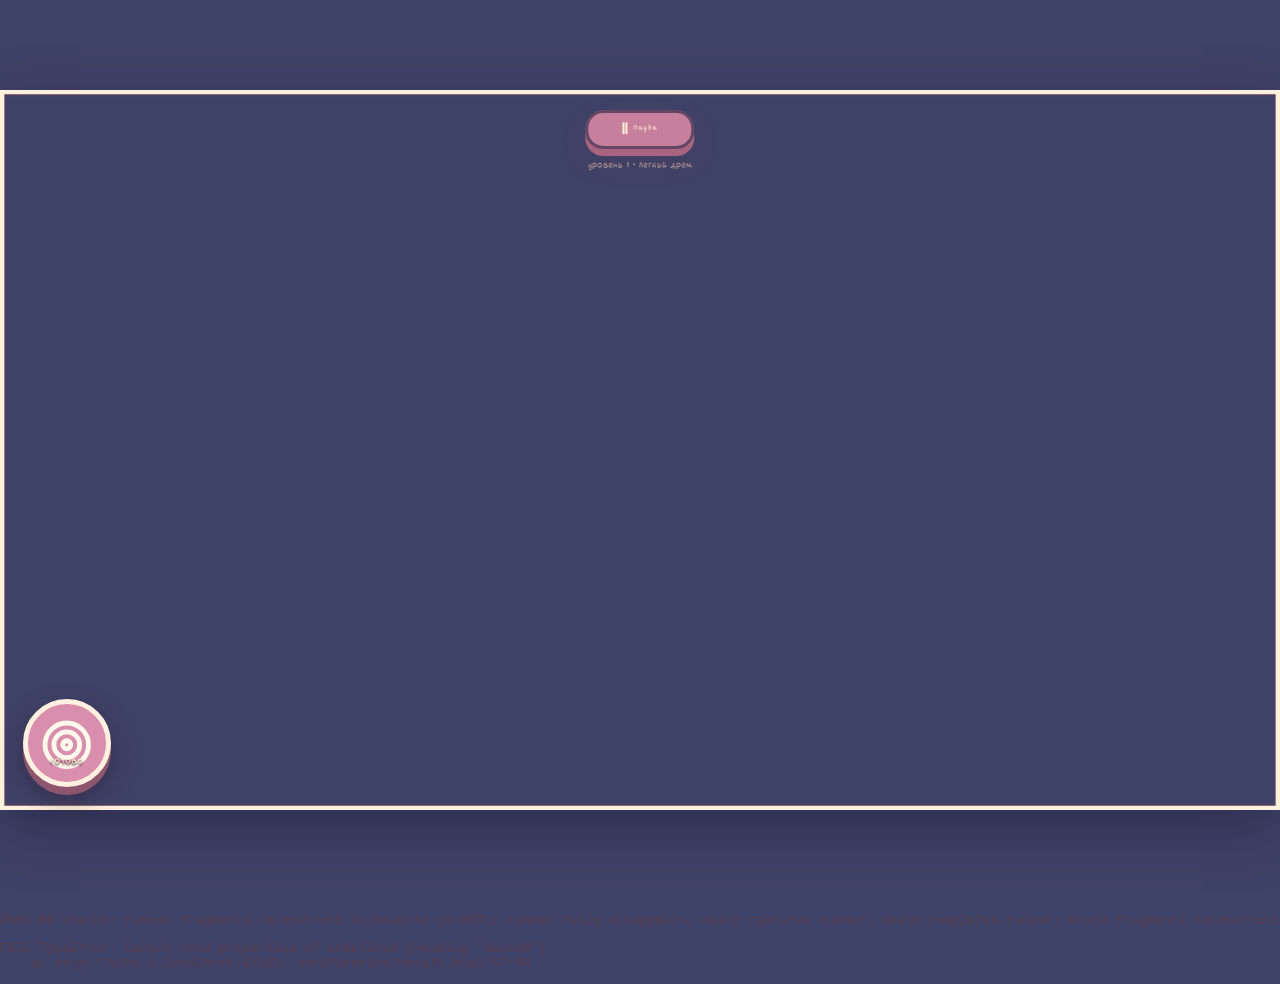
<file: .verification/result.html>
<!DOCTYPE html>
<html lang="ru"><head><base href="../">
    <meta charset="utf-8">
    <meta name="viewport" content="width=device-width, initial-scale=1">
    <title>Portal Guard</title>
    <link rel="stylesheet" href="css/style.css">
    <!-- Классические скрипты выбраны, чтобы проект работал прямо через file://. -->
    <script defer="" src="js/app.js"></script>
    <script defer="" src="js/config/gameConfig.js"></script>
    <script defer="" src="js/utils/EventBus.js"></script>
    <script defer="" src="js/utils/MathUtils.js"></script>
    <script defer="" src="js/audio/AudioManager.js"></script>
    <script defer="" src="js/animation/easing.js"></script>
    <script defer="" src="js/animation/Tween.js"></script>
    <script defer="" src="js/animation/AnimationController.js"></script>
    <script defer="" src="js/animation/AnimationStateMachine.js"></script>
    <script defer="" src="js/animation/characters/PlayerAnimations.js"></script>
    <script defer="" src="js/animation/characters/GhostAnimations.js"></script>
    <script defer="" src="js/animation/characters/BigGhostAnimations.js"></script>
    <script defer="" src="js/core/InputManager.js"></script>
    <script defer="" src="js/core/SceneManager.js"></script>
    <script defer="" src="js/core/LevelManager.js"></script>
    <script defer="" src="js/core/ProgressManager.js"></script>
    <script defer="" src="js/core/Game.js"></script>
    <script defer="" src="js/entities/Entity.js"></script>
    <script defer="" src="js/entities/Player.js"></script>
    <script defer="" src="js/entities/Enemy.js"></script>
    <script defer="" src="js/entities/Portal.js"></script>
    <script defer="" src="js/renderers/PlayerRenderer.js"></script>
    <script defer="" src="js/renderers/effects/DeathDissolveRenderer.js"></script>
    <script defer="" src="js/renderers/characters/GhostVisual.js"></script>
    <script defer="" src="js/renderers/characters/BigGhostVisual.js"></script>
    <script defer="" src="js/renderers/EnemyRenderer.js"></script>
    <script defer="" src="js/renderers/PortalRenderer.js"></script>
    <script defer="" src="js/renderers/DreamBackgroundRenderer.js"></script>
    <script defer="" src="js/renderers/TerrainRenderer.js"></script>
    <script defer="" src="js/renderers/MushroomDecorRenderer.js"></script>
    <script defer="" src="js/systems/CollisionSystem.js"></script>
    <script defer="" src="js/systems/SpawnSystem.js"></script>
    <script defer="" src="js/systems/CombatSystem.js"></script>
    <script defer="" src="js/systems/ParticleSystem.js"></script>
    <script defer="" src="js/ui/HUD.js"></script>
    <script defer="" src="js/levels/level1.js"></script>
    <script defer="" src="js/levels/level2.js"></script>
    <script defer="" src="js/scenes/MainMenuScene.js"></script>
    <script defer="" src="js/scenes/LevelSelectScene.js"></script>
    <script defer="" src="js/scenes/GameScene.js"></script>
    
  </head>
  <body><main id="app"><canvas width="1920" height="1080"></canvas></main>
<script>
window.addEventListener('load', async () => {
 try {
 const game = new GameApp.core.Game(document.querySelector('#app'));
 game.sceneManager.change(GameApp.scenes.GameScene, 'level1');
 const scene = game.sceneManager.current;
 await Promise.all([scene.background.asset.decode(),scene.mushroomDecor.image.decode()]);
 scene.background.time = 2; scene.terrain.time = 2;
 scene.draw(game.ctx);
 const ctx = game.ctx;
 ctx.fillStyle = 'rgba(27,27,49,0.88)'; ctx.fillRect(380, 70, 960, 225);
 ctx.font = '22px system-ui'; ctx.fillStyle = '#fff5dd'; ctx.fillText('Распад силуэта: 0% → 20% → 45% → 70% → 100%', 410, 105);
 for (const [i,p] of [0,.2,.45,.7,1].entries()) {
   const ghost = new GameApp.entities.Enemy(i % 2 ? 'brute' : 'runner', {x: 430+i*180, y: 155, scale: 2});
   ghost.animation.time = 2;
   ghost.deathPose = {scaleX: 1.03, scaleY: .97, rotation: .03};
   const visual = i % 2 ? GameApp.renderers.characters.BigGhostVisual : GameApp.renderers.characters.GhostVisual;
   GameApp.renderers.effects.DeathDissolveRenderer.drawShattered(ctx,ghost,p,visual);
 }
 const assertions = [];
 function check(v,msg) { if(!v) throw Error(msg); assertions.push(msg); }
 for(const kind of ['runner','brute']) {
   const enemy = new GameApp.entities.Enemy(kind,{x: 100,y: 100,scale: 2});
   const visual = kind === 'brute' ? GameApp.renderers.characters.BigGhostVisual : GameApp.renderers.characters.GhostVisual;
   enemy.animation.time = 2; enemy.deathPose = {};
   const a = document.createElement('canvas'); a.width=300;a.height=300;
   const b = a.cloneNode();
   visual.draw(a.getContext('2d'),enemy,{});
   GameApp.renderers.effects.DeathDissolveRenderer.drawShattered(b.getContext('2d'),enemy,0,visual);
   const pa=a.getContext('2d').getImageData(0,0,300,300).data;
   const pb=b.getContext('2d').getImageData(0,0,300,300).data;
   let difference=0,total=0;
   for(let j=3;j<pa.length;j+=4){difference+=Math.abs(pa[j]-pb[j]);total+=pa[j];}
   check(difference/total<.06,kind+' fragments reconstruct silhouette ('+(difference/total).toFixed(3)+')');
   b.getContext('2d').clearRect(0,0,300,300);
   GameApp.renderers.effects.DeathDissolveRenderer.drawShattered(b.getContext('2d'),enemy,1,visual);
   check(!b.getContext('2d').getImageData(0,0,300,300).data.some(v=>v),kind+' fully disappears');
   enemy.animation.update(.3); enemy.animation.getPose(enemy); enemy.die();
   check(enemy.deathPose && !enemy.alive,'death captures '+kind);
   for(let i=0;i<60;i++) enemy.update(1/60,scene.portal,scene.player,scene.collision);
   check(!enemy.active,'death completes '+kind);
 }
 for (const state of ['move','attack','hurt','idle','death']) {
   scene.player.animation.setState(state);
   for(let i=0;i<15;i++){scene.player.animation.update(1/60);check(Object.values(scene.player.animation.getPose(scene.player)).every(Number.isFinite),'finite '+state);}
 }
 const scratch = document.createElement('canvas');scratch.width=1920;scratch.height=1080;
 scene.player.health = 100000; scene.portal.health = 100000;
 for(let i=0;i<1200;i++) { scene.update(1/60); if(i%20===0) scene.draw(scratch.getContext('2d')); }
 check(scene.enemies.every(e=>Number.isFinite(e.position.x)&&Number.isFinite(e.position.y)), '20 seconds of combat and rendering');
 scene.player.health=0;scene.player.updateDeathAnimation(.1);scene.player.draw(scratch.getContext('2d'),GameApp.renderers.PlayerRenderer);
 check(!!scene.player.deathArtwork,'player death snapshot');
 const result=document.createElement('pre'); result.id='verification'; result.textContent='PASS '+assertions.length+' checks: '+assertions.slice(0,8).join('; ');document.body.append(result);
 } catch(e){document.body.innerHTML += '<pre id="verification">FAIL '+e.stack+'</pre>';}
});
</script>

<pre id="verification">PASS 85 checks: runner fragments reconstruct silhouette (0.000); runner fully disappears; death captures runner; death completes runner; brute fragments reconstruct silhouette (0.000); brute fully disappears; death captures brute; death completes brute</pre></body></html>
</file>
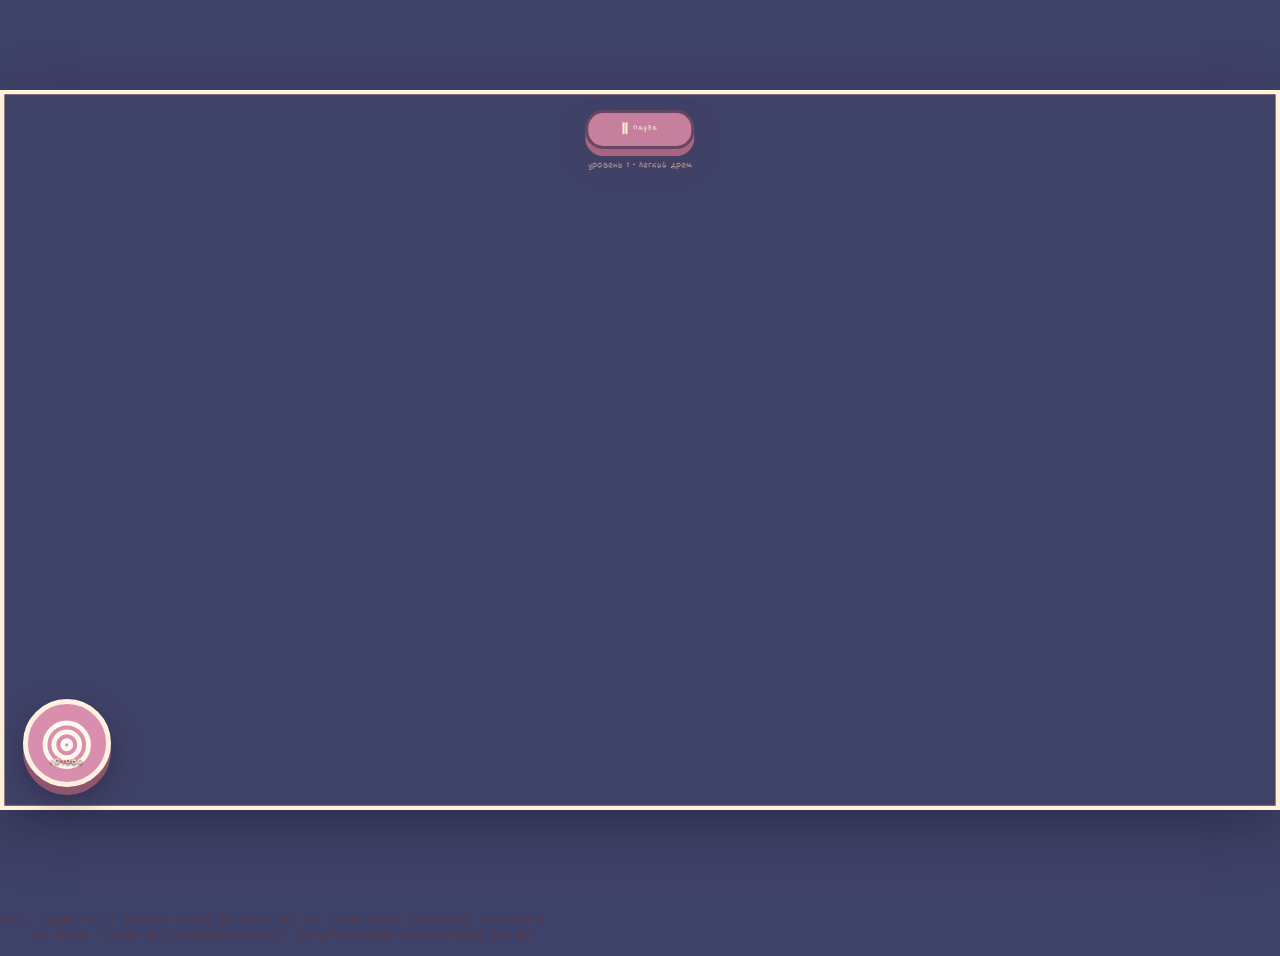
<file: .verification/review.html>
<!doctype html>
<html lang="ru">
  <head><base href="../">
    <meta charset="utf-8">
    <meta name="viewport" content="width=device-width, initial-scale=1">
    <title>Portal Guard</title>
    <link rel="stylesheet" href="css/style.css">
    <!-- Классические скрипты выбраны, чтобы проект работал прямо через file://. -->
    <script defer src="js/app.js"></script>
    <script defer src="js/config/gameConfig.js"></script>
    <script defer src="js/utils/EventBus.js"></script>
    <script defer src="js/utils/MathUtils.js"></script>
    <script defer src="js/audio/AudioManager.js"></script>
    <script defer src="js/animation/easing.js"></script>
    <script defer src="js/animation/Tween.js"></script>
    <script defer src="js/animation/AnimationController.js"></script>
    <script defer src="js/animation/AnimationStateMachine.js"></script>
    <script defer src="js/animation/characters/PlayerAnimations.js"></script>
    <script defer src="js/animation/characters/GhostAnimations.js"></script>
    <script defer src="js/animation/characters/BigGhostAnimations.js"></script>
    <script defer src="js/core/InputManager.js"></script>
    <script defer src="js/core/SceneManager.js"></script>
    <script defer src="js/core/LevelManager.js"></script>
    <script defer src="js/core/ProgressManager.js"></script>
    <script defer src="js/core/Game.js"></script>
    <script defer src="js/entities/Entity.js"></script>
    <script defer src="js/entities/Player.js"></script>
    <script defer src="js/entities/Enemy.js"></script>
    <script defer src="js/entities/Portal.js"></script>
    <script defer src="js/renderers/PlayerRenderer.js"></script>
    <script defer src="js/renderers/effects/DeathDissolveRenderer.js"></script>
    <script defer src="js/renderers/characters/GhostVisual.js"></script>
    <script defer src="js/renderers/characters/BigGhostVisual.js"></script>
    <script defer src="js/renderers/EnemyRenderer.js"></script>
    <script defer src="js/renderers/PortalRenderer.js"></script>
    <script defer src="js/renderers/DreamBackgroundRenderer.js"></script>
    <script defer src="js/renderers/TerrainRenderer.js"></script>
    <script defer src="js/renderers/MushroomDecorRenderer.js"></script>
    <script defer src="js/systems/CollisionSystem.js"></script>
    <script defer src="js/systems/SpawnSystem.js"></script>
    <script defer src="js/systems/CombatSystem.js"></script>
    <script defer src="js/systems/ParticleSystem.js"></script>
    <script defer src="js/ui/HUD.js"></script>
    <script defer src="js/levels/level1.js"></script>
    <script defer src="js/levels/level2.js"></script>
    <script defer src="js/scenes/MainMenuScene.js"></script>
    <script defer src="js/scenes/LevelSelectScene.js"></script>
    <script defer src="js/scenes/GameScene.js"></script>
    
  </head>
  <body><main id="app"></main>
<script>
window.addEventListener('load', async () => {
 try {
 const game = new GameApp.core.Game(document.querySelector('#app'));
 game.sceneManager.change(GameApp.scenes.GameScene, 'level1');
 const scene = game.sceneManager.current;
 await Promise.all([scene.background.asset.decode(),scene.mushroomDecor.image.decode()]);
 scene.background.time = 2; scene.terrain.time = 2;
 scene.draw(game.ctx);
 const ctx = game.ctx;
 ctx.fillStyle = 'rgba(27,27,49,0.88)'; ctx.fillRect(380, 70, 960, 225);
 ctx.font = '22px system-ui'; ctx.fillStyle = '#fff5dd'; ctx.fillText('Распад силуэта: 0% → 20% → 45% → 70% → 100%', 410, 105);
 for (const [i,p] of [0,.2,.45,.7,1].entries()) {
   const ghost = new GameApp.entities.Enemy(i % 2 ? 'brute' : 'runner', {x: 430+i*180, y: 155, scale: 2});
   ghost.animation.time = 2;
   ghost.deathPose = {scaleX: 1.03, scaleY: .97, rotation: .03};
   const visual = i % 2 ? GameApp.renderers.characters.BigGhostVisual : GameApp.renderers.characters.GhostVisual;
   GameApp.renderers.effects.DeathDissolveRenderer.drawShattered(ctx,ghost,p,visual);
 }
 const assertions = [];
 function check(v,msg) { if(!v) throw Error(msg); assertions.push(msg); }
 for(const kind of ['runner','brute']) {
   const enemy = new GameApp.entities.Enemy(kind,{x: 100,y: 100,scale: 2});
   const visual = kind === 'brute' ? GameApp.renderers.characters.BigGhostVisual : GameApp.renderers.characters.GhostVisual;
   enemy.animation.time = 2; enemy.deathPose = {};
   const a = document.createElement('canvas'); a.width=300;a.height=300;
   const b = a.cloneNode();
   visual.draw(a.getContext('2d'),enemy,{});
   GameApp.renderers.effects.DeathDissolveRenderer.drawShattered(b.getContext('2d'),enemy,0,visual);
   const pa=a.getContext('2d').getImageData(0,0,300,300).data;
   const pb=b.getContext('2d').getImageData(0,0,300,300).data;
   let difference=0,total=0;
   for(let j=3;j<pa.length;j+=4){difference+=Math.abs(pa[j]-pb[j]);total+=pa[j];}
   check(difference/total<.06,kind+' fragments reconstruct silhouette ('+(difference/total).toFixed(3)+')');
   b.getContext('2d').clearRect(0,0,300,300);
   GameApp.renderers.effects.DeathDissolveRenderer.drawShattered(b.getContext('2d'),enemy,1,visual);
   check(!b.getContext('2d').getImageData(0,0,300,300).data.some(v=>v),kind+' fully disappears');
   enemy.animation.update(.3); enemy.animation.getPose(enemy); enemy.die();
   check(enemy.deathPose && !enemy.alive,'death captures '+kind);
   for(let i=0;i<60;i++) enemy.update(1/60,scene.portal,scene.player,scene.collision);
   check(!enemy.active,'death completes '+kind);
 }
 for (const state of ['move','attack','hurt','idle','death']) {
   scene.player.animation.setState(state);
   for(let i=0;i<15;i++){scene.player.animation.update(1/60);check(Object.values(scene.player.animation.getPose(scene.player)).every(Number.isFinite),'finite '+state);}
 }
 const scratch = document.createElement('canvas');scratch.width=1920;scratch.height=1080;
 scene.player.health = 100000; scene.portal.health = 100000;
 for(let i=0;i<1200;i++) { scene.update(1/60); if(i%20===0) scene.draw(scratch.getContext('2d')); }
 check(scene.enemies.every(e=>Number.isFinite(e.position.x)&&Number.isFinite(e.position.y)), '20 seconds of combat and rendering');
 scene.player.health=0;scene.player.updateDeathAnimation(.1);scene.player.draw(scratch.getContext('2d'),GameApp.renderers.PlayerRenderer);
 check(!!scene.player.deathArtwork,'player death snapshot');
 const result=document.createElement('pre'); result.id='verification'; result.textContent='PASS '+assertions.length+' checks: '+assertions.slice(0,8).join('; ');document.body.append(result);
 } catch(e){document.body.innerHTML += '<pre id="verification">FAIL '+e.stack+'</pre>';}
});
</script></body>
</html>
</file>
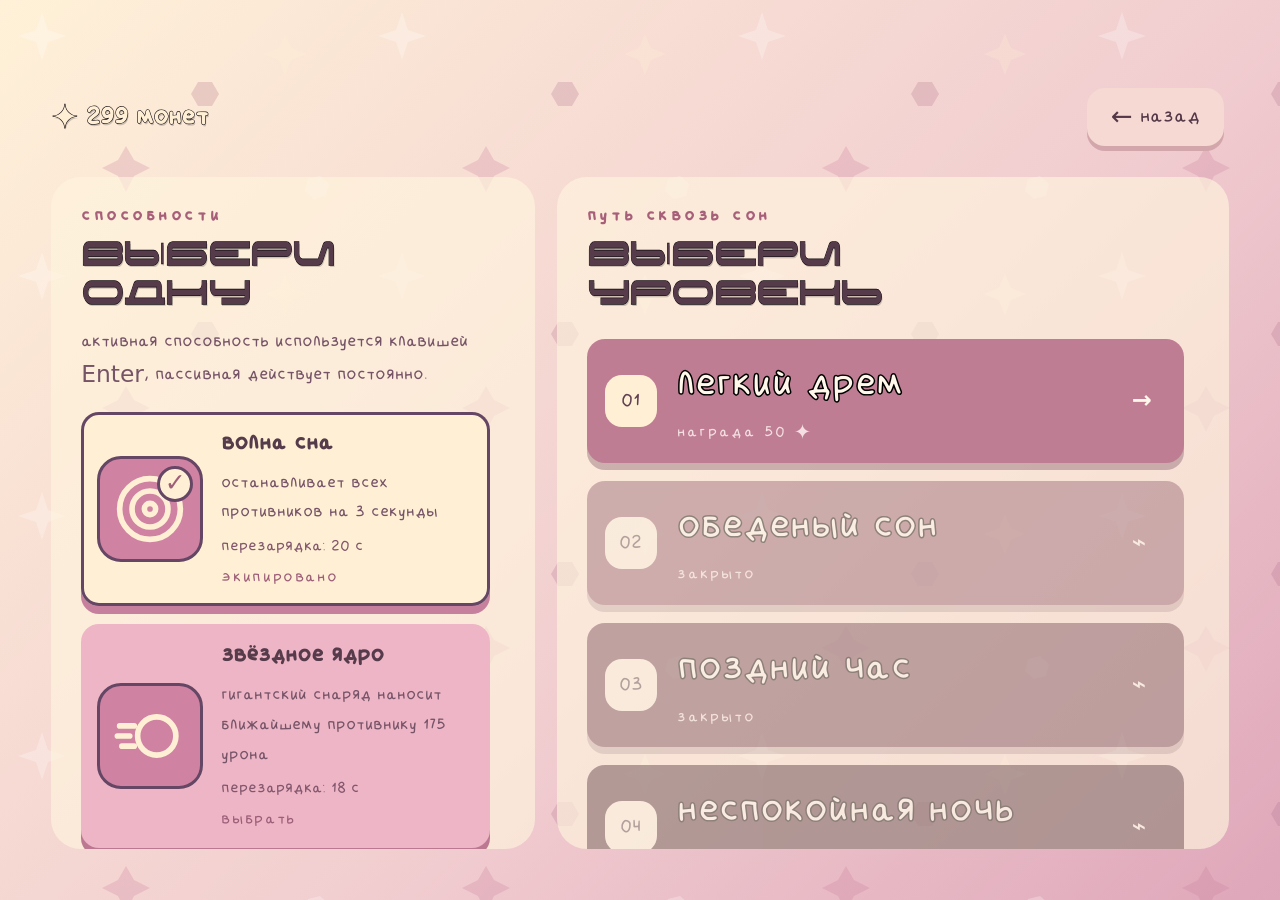
<file: .verification/style-review.html>
<!doctype html><html lang="ru"><head><base href="../"><meta charset="utf-8"><link rel="stylesheet" href="css/style.css"><script defer src="js/app.js"></script><script defer src="js/config/gameConfig.js"></script><script defer src="js/utils/EventBus.js"></script><script defer src="js/utils/MathUtils.js"></script><script defer src="js/audio/AudioManager.js"></script><script defer src="js/animation/easing.js"></script><script defer src="js/animation/Tween.js"></script><script defer src="js/animation/AnimationController.js"></script><script defer src="js/animation/AnimationStateMachine.js"></script><script defer src="js/animation/characters/PlayerAnimations.js"></script><script defer src="js/animation/characters/GhostAnimations.js"></script><script defer src="js/animation/characters/BigGhostAnimations.js"></script><script defer src="js/core/InputManager.js"></script><script defer src="js/core/SceneManager.js"></script><script defer src="js/core/LevelManager.js"></script><script defer src="js/core/ProgressManager.js"></script><script defer src="js/core/Game.js"></script><script defer src="js/entities/Entity.js"></script><script defer src="js/entities/Player.js"></script><script defer src="js/entities/Enemy.js"></script><script defer src="js/entities/Portal.js"></script><script defer src="js/renderers/PlayerRenderer.js"></script><script defer src="js/renderers/effects/DeathDissolveRenderer.js"></script><script defer src="js/renderers/characters/GhostVisual.js"></script><script defer src="js/renderers/characters/BigGhostVisual.js"></script><script defer src="js/renderers/EnemyRenderer.js"></script><script defer src="js/renderers/PortalRenderer.js"></script><script defer src="js/renderers/DreamBackgroundRenderer.js"></script><script defer src="js/renderers/TerrainRenderer.js"></script><script defer src="js/renderers/MushroomDecorRenderer.js"></script><script defer src="js/systems/CollisionSystem.js"></script><script defer src="js/systems/SpawnSystem.js"></script><script defer src="js/systems/CombatSystem.js"></script><script defer src="js/systems/ParticleSystem.js"></script><script defer src="js/ui/HUD.js"></script><script defer src="js/scenes/MainMenuScene.js"></script><script defer src="js/scenes/AlmanacScene.js"></script><script defer src="js/scenes/SettingsScene.js"></script><script defer src="js/scenes/LevelSelectScene.js"></script><script defer src="js/scenes/GameScene.js"></script><script defer src="js/levels/level1.js"></script><script defer src="js/levels/level2.js"></script><script defer src="js/levels/level3.js"></script><script defer src="js/levels/level4.js"></script><script defer src="js/levels/level5.js"></script><script>
window.addEventListener('load', async () => {
 const results=[]; const check=(ok,label)=>{ if(!ok) throw Error(label); results.push(label); };
 try {
  await document.fonts.ready;
  const howToScript=document.createElement('script');howToScript.src='js/scenes/HowToPlayScene.js';
  await new Promise((resolve,reject)=>{howToScript.onload=resolve;howToScript.onerror=reject;document.head.append(howToScript);});
  const game = new GameApp.core.Game(document.querySelector('#app'));
  game.audio.playMusic=()=>{};
  game.audio.playSound=()=>{};
  game.progress.complete=()=>0;
  game.progress.data={...game.progress.defaults(),coins:300};
  game.sceneManager.change(GameApp.scenes.MainMenuScene);
  check(!!game.root.querySelector('#how-to-play'),'main menu has how-to-play button');
  game.root.querySelector('#how-to-play').click();
  check(game.sceneManager.current instanceof GameApp.scenes.HowToPlayScene&&game.root.querySelector('#how-to-content').textContent===GameApp.config.game.help.text,'how-to-play scene reads text from config');
  check(game.sceneManager.current.enemy.kind==='brute'&&game.root.querySelector('.menu-brute-canvas')?.width===430&&Math.abs(game.sceneManager.current.enemy.width-GameApp.config.game.enemies.splitter.width*7)<.01,'brute decor matches main-menu splitter size');
  check(game.root.querySelector('.menu-brute-canvas').getContext('2d').getImageData(0,0,430,460).data.some(v=>v),'brute decor is painted on help page');
  if(innerWidth>760)check(game.root.querySelector('.menu-brute').getBoundingClientRect().left>=game.root.querySelector('.how-to-content').getBoundingClientRect().right,'brute decor is to the right of help text');
  game.root.querySelector('#back').click();
  check(game.sceneManager.current instanceof GameApp.scenes.MainMenuScene,'how-to-play back button returns to main menu');
  const menuBacks=[];
  for(const Scene of [GameApp.scenes.AlmanacScene,GameApp.scenes.SettingsScene,GameApp.scenes.HowToPlayScene,GameApp.scenes.LevelSelectScene]) {
    game.sceneManager.change(Scene);
    const back=game.root.querySelector('#back'),panel=game.root.querySelector('.panel'),style=getComputedStyle(back);
    menuBacks.push({top:back.offsetTop,right:panel.clientWidth-back.offsetLeft-back.offsetWidth,color:style.backgroundColor,shadow:style.boxShadow,font:style.fontSize,padding:style.padding});
    check(!!back&&back.closest('.almanac-head'),'back button uses shared top header');
  }
  check(menuBacks.every(button=>button.color===menuBacks[0].color&&button.shadow===menuBacks[0].shadow&&button.font===menuBacks[0].font&&button.padding===menuBacks[0].padding),'all menu back buttons share almanac styling');
  check(Math.max(...menuBacks.map(button=>button.top))-Math.min(...menuBacks.map(button=>button.top))<3&&Math.max(...menuBacks.map(button=>button.right))-Math.min(...menuBacks.map(button=>button.right))<3,'all menu back buttons share top-right position '+JSON.stringify(menuBacks));
  game.sceneManager.change(GameApp.scenes.LevelSelectScene);
  check(game.root.querySelector('.hub-top').firstElementChild.classList.contains('coins'),'coins are on the left of level selection');
  check(Number.parseFloat(getComputedStyle(game.root.querySelector('.coins')).fontSize)>30,'coin counter is larger');
  check(game.root.querySelector('.upgrade-area').getBoundingClientRect().top>game.root.querySelector('.hub-top #back').getBoundingClientRect().bottom,'raised hub panels stay below back button');
  check(getComputedStyle(game.root.querySelector('.upgrade-area')).overflowY==='scroll'&&getComputedStyle(game.root.querySelector('.levels-area')).overflowY==='scroll','both hub columns have permanent native scrollbars');
  check(Number.parseFloat(getComputedStyle(game.root.querySelector('.ability-help')).fontSize)>18,'menu body text scale applies');
  const giantPrice=GameApp.config.game.abilities.giantShot.price;
  check(game.root.querySelector('[data-ability="giantShot"] .ability-locked')?.textContent.includes(String(giantPrice)),'locked ability shows configured price');
  check(game.progress.buyAbility('giantShot',giantPrice),'giant ability purchase');
  check(game.progress.data.coins===300-giantPrice&&game.progress.ownsAbility('giantShot'),'purchase uses configured coin price');
  check(game.progress.data.equippedAbility==='giantShot','purchased ability equips');
  check(game.progress.equipAbility('portalWave')&&game.progress.data.equippedAbility==='portalWave','only selected ability equips');
  game.sceneManager.change(GameApp.scenes.LevelSelectScene);
  check(game.root.querySelectorAll('.ability-card').length===7,'ability cards render');
  check(game.root.querySelector('[data-ability="strongSpirit"] .ability-locked')?.textContent.includes(String(GameApp.config.game.abilities.strongSpirit.price)),'strong spirit shows configured price');
  check(game.root.querySelector('[data-ability="nightSpeed"] .ability-cooldown').textContent.includes('12 с')&&game.root.querySelector('[data-ability="multiShot"] .ability-cooldown').textContent.includes('20 с'),'ability cooldown labels come from config');
  check(game.root.querySelector('[data-ability="strongMasonry"] .ability-cooldown').textContent.includes('без перезарядки'),'passive ability has no cooldown label');
  const hubTrack=getComputedStyle(game.root.querySelector('.upgrade-area'),'::-webkit-scrollbar-track');
  check(hubTrack.backgroundColor==='rgb(255, 248, 241)'&&hubTrack.borderRadius==='999px'&&getComputedStyle(game.root.querySelector('.upgrade-area'),'::-webkit-scrollbar-thumb').backgroundColor==='rgb(212, 143, 172)','hub scrollbars have rounded white tracks and pink thumbs');
  check(game.root.querySelector('[data-ability="strongMasonry"] svg').querySelectorAll('path').length===2,'masonry icon is a shield');
  check(game.root.querySelector('[data-ability="portalWave"] svg').querySelectorAll('circle').length===3,'wave icon uses circular ripples');
  check(game.root.querySelector('[data-ability="giantShot"] svg').querySelectorAll('path').length===1,'giant shot icon has motion streaks');
  check(game.root.querySelector('[data-ability="fullHeal"] svg').querySelectorAll('path').length===1,'heal icon is a single heart');
  check(game.root.querySelectorAll('.ability-equipped').length===1,'one equipped checkmark');
  const stablePanel=game.root.querySelector('.panel');game.root.querySelector('[data-ability="giantShot"]').click();
  check(game.root.querySelector('.panel')===stablePanel&&game.progress.data.equippedAbility==='giantShot','ability changes without scene refresh');
  check(getComputedStyle(game.root.querySelector('.ability-icon')).backgroundImage==='none','ability icons have no glare');
  game.progress.data.equippedAbility='giantShot';
  game.sceneManager.change(GameApp.scenes.GameScene,'level1');
  const abilityScene=game.sceneManager.current;
  const giantTarget=new GameApp.entities.Enemy('brute',{x:1100,y:abilityScene.collision.groundY-100,scale:abilityScene.entityScale});
  abilityScene.enemies=[giantTarget];abilityScene.portalAbilityCooldown=0;abilityScene.usePortalAbility();
  check(abilityScene.portalAbilityCooldown===20&&abilityScene.combat.projectiles.some(shot=>shot.giant),'giant shot starts 20 second cooldown ['+abilityScene.selectedAbility+','+abilityScene.portalAbilityCooldown+','+abilityScene.combat.projectiles.length+']');
  for(let i=0;i<240&&giantTarget.health===giantTarget.maxHealth;i++)abilityScene.combat.update(1/60,abilityScene.player,abilityScene.enemies,abilityScene.portal);
  check(giantTarget.health===giantTarget.maxHealth-200,'giant shot deals exactly 200 damage');
  check(GameApp.config.game.animation.deathDuration===.525,'death animation duration is halved');
  check(GameApp.config.game.abilities.fullHeal.price>0&&GameApp.config.game.abilities.fullHeal.cooldown===20,'heal price and cooldown');
  game.progress.data.coins=500;game.sceneManager.change(GameApp.scenes.LevelSelectScene);
  check(!!game.root.querySelector('[data-ability="fullHeal"] .ability-locked'),'heal is shown as locked');
  game.root.querySelector('[data-ability="fullHeal"]').click();
  check(game.progress.data.coins===500-GameApp.config.game.abilities.fullHeal.price&&game.progress.data.equippedAbility==='fullHeal'&&game.root.querySelectorAll('.ability-equipped').length===1,'heal purchase and exclusive equip');
  game.sceneManager.change(GameApp.scenes.GameScene,'level1');
  const healScene=game.sceneManager.current;healScene.player.health=17;healScene.usePortalAbility();
  check(healScene.player.health===healScene.player.maxHealth&&healScene.portalAbilityCooldown===20&&healScene.healEffectTimer>0,'heal restores health instantly and starts cooldown and effect');
  healScene.drawHealEffect(game.ctx);healScene.update(.7);
  check(healScene.healEffectTimer===0,'heal effect ends');
  game.progress.data.coins=50;game.sceneManager.change(GameApp.scenes.LevelSelectScene);
  game.root.querySelector('[data-ability="strongMasonry"]').click();
  check(game.progress.data.coins===50-GameApp.config.game.abilities.strongMasonry.price&&game.progress.data.equippedAbility==='strongMasonry','masonry uses configured price and equips');
  game.sceneManager.change(GameApp.scenes.GameScene,'level1');
  const masonryScene=game.sceneManager.current;
  check(masonryScene.portal.maxHealth===GameApp.config.game.portal.maxHealth+2&&masonryScene.portal.health===masonryScene.portal.maxHealth,'masonry adds two portal health');
  check(!masonryScene.portalAbilityButton,'passive masonry has no activation button');
  masonryScene.usePortalAbility();check(masonryScene.portalAbilityCooldown===0&&masonryScene.portalWaveTimer===0,'passive masonry cannot be activated');
  game.progress.data.coins=50;game.sceneManager.change(GameApp.scenes.LevelSelectScene);
  game.root.querySelector('[data-ability="strongSpirit"]').click();
  check(game.progress.data.coins===50-GameApp.config.game.abilities.strongSpirit.price&&game.progress.data.equippedAbility==='strongSpirit','strong spirit purchases and equips');
  game.sceneManager.change(GameApp.scenes.GameScene,'level1');
  const spiritScene=game.sceneManager.current;
  check(spiritScene.player.maxHealth===GameApp.config.game.player.maxHealth+30&&spiritScene.player.health===spiritScene.player.maxHealth,'strong spirit adds thirty player health');
  check(!spiritScene.portalAbilityButton,'strong spirit is passive');
  const giant=new GameApp.entities.Enemy('gigant',{x:spiritScene.player.position.x+240,y:spiritScene.collision.groundY-GameApp.config.game.enemies.gigant.height*spiritScene.entityScale,scale:spiritScene.entityScale,emerging:true});
  giant.update(GameApp.config.game.spawn.appearanceDuration,spiritScene.portal,spiritScene.player,spiritScene.collision);
  giant.update(1/60,spiritScene.portal,spiritScene.player,spiritScene.collision);
  check(giant.isCharging&&giant.velocity.x===giant.speed*2,'giant charges toward portal at double speed after emerging');
  giant.hurt();giant.update(1/60,spiritScene.portal,spiritScene.player,spiritScene.collision);
  check(giant.visualHurtTimer>0&&giant.animation.state==='charge','damage flash does not interrupt giant charge pose');
  const giantOtherSide=new GameApp.entities.Enemy('gigant',{x:spiritScene.portal.centerX+200,y:giant.position.y,scale:spiritScene.entityScale});
  giantOtherSide.update(1/60,spiritScene.portal,spiritScene.player,spiritScene.collision);
  check(giantOtherSide.velocity.x===-giantOtherSide.speed*2,'giant charges left toward portal from right side');
  check(giant.animation.state==='charge'&&giant.chargeTrail.length>0,'giant has charge pose and motion trail');
  spiritScene.enemies=[giant];spiritScene.player.attackTimer=1000;spiritScene.combat.rangedTimer=1000;
  spiritScene.update(1/60);
  check(spiritScene.particles.items.length>0,'giant charge emits particles');
  check(spiritScene.player.health===spiritScene.player.maxHealth,'distant giant does not hit player');
  giant.position.x=spiritScene.player.position.x;giant.position.y=spiritScene.player.position.y;giant.attackTimer=999;
  spiritScene.player.attackTimer=999;spiritScene.combat.rangedTimer=999;
  const beforeCharge=spiritScene.player.health;
  spiritScene.combat.update(0,spiritScene.player,[giant],spiritScene.portal);
  check(spiritScene.player.health===beforeCharge-giant.damage*2&&!giant.isCharging,'giant first hit is instant and double damage');
  spiritScene.combat.update(0,spiritScene.player,[giant],spiritScene.portal);
  check(spiritScene.player.health===beforeCharge-giant.damage*2,'giant returns to ordinary cooldown after charge');
  giant.attackTimer=0;spiritScene.combat.update(0,spiritScene.player,[giant],spiritScene.portal);
  check(spiritScene.player.health===beforeCharge-giant.damage*3,'giant later hit uses normal damage');
  const giantCanvas=document.createElement('canvas');giantCanvas.width=400;giantCanvas.height=400;
  giant.position={x:100,y:140};GameApp.renderers.EnemyRenderer.draw(giantCanvas.getContext('2d'),giant);
  check(giantCanvas.getContext('2d').getImageData(100,80,120,60).data.some(v=>v),'giant horns render above body');
  game.progress.data.equippedAbility='nightSpeed';game.sceneManager.change(GameApp.scenes.GameScene,'level1');
  const speedScene=game.sceneManager.current;speedScene.usePortalAbility();
  check(speedScene.portalAbilityCooldown===12&&speedScene.player.speedBoostTimer===5,'night speed activates for five seconds with twelve second cooldown');
  const running={pressed:key=>key==='right'?1:0,consume:()=>false},idle={pressed:()=>0,consume:()=>false};
  speedScene.player.update(1/60,running,speedScene.collision);
  check(speedScene.player.velocity.x===GameApp.config.game.player.speed*speedScene.player.scale*2,'night speed doubles movement velocity');
  for(let i=0;i<300;i++)speedScene.player.update(1/60,idle,speedScene.collision);
  speedScene.player.update(1/60,running,speedScene.collision);
  check(speedScene.player.velocity.x===GameApp.config.game.player.speed*speedScene.player.scale,'night speed expires after five seconds');
  game.progress.data.equippedAbility='multiShot';game.sceneManager.change(GameApp.scenes.GameScene,'level1');
  const multiScene=game.sceneManager.current;
  const multiTargets=[700,1000].map(x=>new GameApp.entities.Enemy('brute',{x,y:multiScene.collision.groundY-100,scale:multiScene.entityScale}));
  multiScene.enemies=multiTargets;multiScene.player.attackTimer=1000;multiScene.combat.rangedTimer=1000;multiScene.usePortalAbility();
  check(multiScene.portalAbilityCooldown===20&&multiScene.combat.projectiles.filter(shot=>shot.multi).length===2,'multishot fires at each enemy and starts cooldown');
  for(let i=0;i<240;i++)multiScene.combat.update(1/60,multiScene.player,multiScene.enemies,multiScene.portal);
  check(multiTargets.every(enemy=>enemy.health===enemy.maxHealth-30),'multishot deals thirty damage to every target');
  const ninja=new GameApp.entities.Enemy('ninja',{x:healScene.player.position.x+40,y:healScene.player.position.y,scale:healScene.entityScale});
  ninja.updateStealth(healScene.player);
  check(ninja.isStealthed,'ninja fades when player is nearby');
  const ninjaHealth=ninja.health;healScene.combat.hit(ninja,30,'#fff');
  check(ninja.health===ninjaHealth,'stealthed ninja ignores damage');
  healScene.combat.update(1/60,healScene.player,[ninja],healScene.portal);
  check(healScene.combat.rangedTimer===0&&healScene.player.attackTimer===0,'player cannot target stealthed ninja');
  ninja.position.x+=GameApp.config.game.enemies.ninja.stealthDistance*ninja.scale*3;
  ninja.updateStealth(healScene.player);
  check(!ninja.isStealthed,'ninja reappears when player moves away');
  healScene.combat.hit(ninja,30,'#fff');check(ninja.health===ninjaHealth-30,'visible ninja takes damage');
  game.sceneManager.change(GameApp.scenes.AlmanacScene);
  check(game.root.querySelector('[data-ghost="ninja"]')&&game.root.textContent.includes('Скорость атаки')&&game.root.textContent.includes('Урон порталу'),'almanac shows ninja and combat stats');
  const almanacGrid=game.root.querySelector('.ghost-grid'),almanacHeader=game.root.querySelector('.almanac-head');
  const headerTop=almanacHeader.getBoundingClientRect().top;
  check(getComputedStyle(almanacGrid).overflowY==='scroll'&&getComputedStyle(almanacGrid,'::-webkit-scrollbar-track').borderRadius==='999px','almanac uses matching permanent scrollbar');
  check(getComputedStyle(almanacGrid).gridTemplateColumns.split(' ').length<=4,'almanac shows at most four enemies per row');
  almanacGrid.scrollTop=100;
  check(almanacGrid.scrollTop>0&&almanacHeader.getBoundingClientRect().top===headerTop,'almanac cards scroll below fixed heading');
  const cards=[...game.root.querySelectorAll('.ghost-card')];
  const rows=new Map();cards.forEach(card=>{const top=Math.round(card.getBoundingClientRect().top);const statTop=card.querySelector('dl').getBoundingClientRect().top;rows.set(top,[...(rows.get(top)||[]),statTop]);});
  check([...rows.values()].every(tops=>Math.max(...tops)-Math.min(...tops)<1),'almanac stats align within each row');
  check(cards.every(card=>[...card.querySelectorAll('h2,.ghost-description,dl,dl div')].every(el=>el.getBoundingClientRect().right<=card.getBoundingClientRect().right-10)),'almanac content stays inside cards');
  check(cards.every(card=>card.querySelector('.ghost-description').getBoundingClientRect().bottom<=card.querySelector('dl').getBoundingClientRect().top),'almanac description does not overlap stats');
  game.progress.data.equippedAbility='portalWave';
  game.sceneManager.change(GameApp.scenes.GameScene,'level1');
  const scene=game.sceneManager.current;
  check(!game.root.querySelector('.portal-ability__key')&&!scene.portalAbilityButton.textContent.includes('ENTER'),'ability icon has no Enter label');
  check(game.root.querySelector('.game-level-caption')?.textContent.includes('Уровень 1')&&game.root.querySelector('.game-level-caption')?.textContent.includes(scene.level.name),'level caption appears below pause');
  const spawnProbe=new GameApp.systems.SpawnSystem(scene.level,()=>{},side=>{scene.spawnPortalPulse[side]=GameApp.config.game.spawn.appearanceDuration;});spawnProbe.entityScale=scene.entityScale;spawnProbe.worldWidth=scene.viewportWidth;spawnProbe.groundY=scene.collision.groundY;spawnProbe.remaining=1;spawnProbe.kind='runner';spawnProbe.side='left';spawnProbe.timer=0;spawnProbe.update(0,[]);
  check(scene.spawnPortalPulse.left>0,'spawn portal pulse triggers');
  const scratch=document.createElement('canvas'); scratch.width=1920;scratch.height=1080;
  const ctx=scratch.getContext('2d',{willReadFrequently:true});
  const heartProbe=new GameApp.renderers.MushroomDecorRenderer();heartProbe.configure(scene.platforms,scene.level.decorations||[],scene.entityScale);
  const heartPlayer={position:{x:-1000,y:-1000},width:42,height:42,health:40,maxHealth:100,get centerX(){return this.position.x+this.width/2;}};
  for(let i=0;i<1260;i++)heartProbe.update(1/60,heartPlayer);
  const topMushroom=heartProbe.mushrooms.reduce((a,b)=>a.platform.y<b.platform.y?a:b);
  check(!!topMushroom.heart&&heartProbe.mushrooms.filter(m=>m.heart).length===1&&topMushroom.timer===null,'highest mushroom spawns first and stops its timer');
  heartProbe.drawHearts(ctx,heartPlayer);check(ctx.getImageData(0,0,1920,1080).data.some(v=>v),'falling mushroom heart renders');
  heartPlayer.position={x:topMushroom.x+topMushroom.heart.x*topMushroom.scale-21,y:topMushroom.y+topMushroom.heart.y*topMushroom.scale-21};
  heartProbe.update(0,heartPlayer);check(heartPlayer.health===70&&topMushroom.timer===GameApp.config.game.mushroomHearts.interval&&!topMushroom.heart,'heart pickup heals and resets full cooldown');
  ctx.clearRect(0,0,1920,1080);heartProbe.drawHearts(ctx,heartPlayer);check(ctx.getImageData(0,0,1920,1080).data.some(v=>v),'heart pickup animation renders');
  const pausedMushroomTimer=scene.mushroomDecor.mushrooms[0].timer;scene.pauseGame();scene.update(1);check(scene.mushroomDecor.mushrooms[0].timer===pausedMushroomTimer,'pause freezes mushroom timers');scene.resumeGame();
  for(const health of [10,8,7.5,6,5,3,2.5,1,0]) {
    scene.portal.health=health;scene.portal.hurt();
    const expected=[.75,.5,.25,0].filter(t=>health/10<=t).length;
    check(scene.portal.damageStage===expected,'portal stage at '+health+' HP');
    const count=scene.portal.debris.length;scene.portal.hurt();
    check(scene.portal.debris.length===count,'no duplicate rubble at '+health+' HP');
    for(let i=0;i<70;i++)scene.portal.update(1/60);
    GameApp.renderers.PortalRenderer.draw(ctx,scene.portal);
    check(scene.portal.debris.every(s=>s.y<=.94&&Number.isFinite(s.x)),'rubble settles');
  }
  check(scene.portal.debris.length===15,'all stones collapse');
  const p=scene.player, input={pressed:()=>0,consume:()=>false};
  const attackProbe=new GameApp.entities.Player({x:180,y:scene.collision.groundY-GameApp.config.game.player.height,scale:1});
  attackProbe.attack('melee',1);
  const attackStart={...attackProbe.attackOrigin};
  attackProbe.update(1/60,{pressed:k=>k==='left'?1:0,consume:()=>false},scene.collision);
  check(attackProbe.position.x<attackStart.x-attackProbe.width/2&&attackProbe.attackFacing===1&&attackProbe.facing===1&&attackProbe.attackOrigin.x===attackStart.x,'attack keeps direction and origin while moving backward');
  attackProbe.animation.time=GameApp.config.game.animation.playerMeleeDuration/2;
  check(attackProbe.animation.getPose(attackProbe).x>0,'melee pose stays in its original direction');
  const bypassPortal=new GameApp.entities.Portal({x:700,y:p.position.y,scale:1});
  const bypassRunner=new GameApp.entities.Enemy('runner2',{x:p.position.x,y:p.position.y,scale:1});
  const bypassCombat=new GameApp.systems.CombatSystem(new GameApp.utils.EventBus(),{burst:()=>{}});
  bypassRunner.isAttacking=true;bypassRunner.update(1/60,bypassPortal,p,scene.collision);
  check(bypassRunner.velocity.x>0&&!bypassRunner.isAttacking,'runner2 keeps moving through player');
  bypassRunner.position.x=p.position.x;bypassRunner.position.y=p.position.y;
  const untouchedHealth=p.health;p.attackTimer=100;bypassCombat.rangedTimer=100;
  bypassCombat.update(0,p,[bypassRunner],bypassPortal);
  check(p.health===untouchedHealth&&bypassRunner.alive&&!bypassRunner.isAttacking,'runner2 never attacks player');
  bypassRunner.position.x=bypassPortal.position.x;bypassRunner.position.y=bypassPortal.position.y;
  bypassCombat.update(0,p,[bypassRunner],bypassPortal);
  check(!bypassRunner.alive&&bypassPortal.health===bypassPortal.maxHealth-bypassRunner.portalDamage,'runner2 damages portal');
  p.attackTimer=0;
  const flashCanvas=document.createElement('canvas');flashCanvas.width=400;flashCanvas.height=400;const flashCtx=flashCanvas.getContext('2d');
  const alphaSum=()=>{const pixels=flashCtx.getImageData(0,0,400,400).data;let sum=0;for(let i=3;i<pixels.length;i+=4)sum+=pixels[i];return sum;};
  const savedPlayerPosition={...p.position};p.position={x:100,y:100};p.visualHurtTimer=0;GameApp.renderers.PlayerRenderer.draw(flashCtx,p);const playerNormal=alphaSum();flashCtx.clearRect(0,0,400,400);p.visualHurtTimer=.1;GameApp.renderers.PlayerRenderer.draw(flashCtx,p);check(alphaSum()<playerNormal*.7,'player flashes on damage');p.visualHurtTimer=0;p.position=savedPlayerPosition;
  flashCtx.clearRect(0,0,400,400);const flashGhost=new GameApp.entities.Enemy('runner',{x:100,y:100,scale:2});flashGhost.visualHurtTimer=0;GameApp.renderers.EnemyRenderer.draw(flashCtx,flashGhost);const ghostNormal=alphaSum();flashCtx.clearRect(0,0,400,400);flashGhost.visualHurtTimer=.1;GameApp.renderers.EnemyRenderer.draw(flashCtx,flashGhost);check(alphaSum()<ghostNormal*.7,'ghost flashes on damage');
  p.update(1/60,input,scene.collision);check(p.trailStrength===0,'idle has no trail');
  p.update(1/60,{pressed:k=>k==='right'?1:0,consume:()=>false},scene.collision);
  check(p.trailStrength>0,'movement has trail');
  p.update(1/60,input,scene.collision);check(p.trailStrength===0,'stop clears trail');
  p.position.x=scene.viewportWidth-p.width;
  p.update(1/60,{pressed:k=>k==='right'?1:0,consume:()=>false},scene.collision);
  check(p.trailStrength===0,'wall has no trail');
  p.update(1/60,{pressed:()=>0,consume:k=>k==='jump'},scene.collision);
  check(p.trailStrength>0 && p.trailAngle<0,'jump has upward trail');
  for(const state of ['idle','move','jump','fall','land','meleeAttack','rangedAttack','hurt']) {
    p.animation.setState(state);
    for(let i=0;i<30;i++){p.animation.update(1/60);check(Object.values(p.animation.getPose(p)).every(Number.isFinite),'finite pose '+state);}
  }
  for(const kind of ['runner','brute','splitter','player']) {
    const e=kind==='player'?new GameApp.entities.Player({x:100,y:100,scale:2}):new GameApp.entities.Enemy(kind,{x:100,y:100,scale:2});
    const visual=kind==='player'?GameApp.renderers.PlayerRenderer:(kind==='brute'?GameApp.renderers.characters.BigGhostVisual:GameApp.renderers.characters.GhostVisual);
    e.animation.time=2;e.deathPose=e.animation.getPose(e);
    const a=document.createElement('canvas');a.width=400;a.height=400;const ac=a.getContext('2d');
    visual.draw(ac,e,e.deathPose);const before=ac.getImageData(0,0,400,400).data;
    ac.clearRect(0,0,400,400);GameApp.renderers.effects.DeathDissolveRenderer.drawDissolved(ac,e,0,visual);
    const after=ac.getImageData(0,0,400,400).data;let diff=0,total=0;
    for(let j=3;j<before.length;j+=4){diff+=Math.abs(before[j]-after[j]);total+=before[j];}
    check(diff/total<.06,'death retains silhouette '+kind);
    for(const progress of [.2,.5,.8,1]) {ac.clearRect(0,0,400,400);GameApp.renderers.effects.DeathDissolveRenderer.drawDissolved(ac,e,progress,visual);}
    check(!ac.getImageData(0,0,400,400).data.some(v=>v),'death fully fades '+kind);
  }
  const waveCanvas=document.createElement('canvas');waveCanvas.width=400;waveCanvas.height=400;const waveCtx=waveCanvas.getContext('2d');const waveEnemy=new GameApp.entities.Enemy('splitter',{x:150,y:150,scale:2});GameApp.renderers.effects.DeathDissolveRenderer.drawDeathWave(waveCtx,waveEnemy,.76);check(waveCtx.getImageData(0,0,400,400).data.some(v=>v),'death finishes with circular wave');
  for(let level=1;level<=5;level++) {
    game.sceneManager.change(GameApp.scenes.GameScene,'level'+level); const s=game.sceneManager.current;
    s.player.health=100000;s.portal.health=100000;
    for(let i=0;i<1200;i++){s.update(1/60);if(i%60===0)s.draw(ctx);}
    check(s.enemies.every(e=>Number.isFinite(e.position.x)&&Number.isFinite(e.position.y)),'20 second combat level '+level);
  }
  game.sceneManager.change(GameApp.scenes.GameScene,'level1');
  const dying=game.sceneManager.current;dying.portal.health=0;dying.portal.hurt();dying.showDefeatMenu();
  const firstStoneY=dying.portal.debris[0].y;for(let i=0;i<60;i++)dying.update(1/60);
  check(dying.portal.debris[0].y!==firstStoneY && dying.portal.debris.every(s=>s.y===.94),'collapse finishes after defeat');
  game.sceneManager.change(GameApp.scenes.GameScene,'level1');const winner=game.sceneManager.current;
  let rewardCalls=0;const originalComplete=game.progress.complete;game.progress.complete=()=>{rewardCalls++;return 77;};
  winner.spawner.update=()=>{};winner.spawner.isFinished=()=>true;winner.update(0);
  check(winner.completed&&!winner.gameOverlay.hidden&&winner.gameOverlay.classList.contains('is-victory')&&winner.resumeButton.hidden,'victory opens final menu');
  check(winner.gameOverlay.querySelector('.game-dialog__reward').textContent.includes('77'),'victory displays actual earned coins');
  winner.update(10);check(game.sceneManager.current===winner&&rewardCalls===1,'victory waits for user and grants reward once');
  winner.gameOverlay.querySelector('[data-action="restart"]').click();check(game.sceneManager.current!==winner&&!game.sceneManager.current.completed,'victory restart starts fresh level');
  const repeatWinner=game.sceneManager.current;repeatWinner.completed=true;repeatWinner.reward=0;repeatWinner.showVictoryMenu();
  check(repeatWinner.gameOverlay.querySelector('.game-dialog__reward').textContent.includes('0'),'victory shows zero reward on repeat completion');
  repeatWinner.gameOverlay.querySelector('[data-action="levels"]').click();check(game.sceneManager.current instanceof GameApp.scenes.LevelSelectScene,'victory menu button opens level selection');game.progress.complete=originalComplete;
  game.sceneManager.change(GameApp.scenes.GameScene,'level1');const preview=game.sceneManager.current;
  preview.pauseGame();const pausedTime=preview.portal.time;preview.update(.2);check(preview.portal.time===pausedTime,'pause freezes portal animation');preview.resumeGame();
  preview.background.time=3;preview.terrain.time=3;preview.mushroomDecor.time=3;preview.portal.time=3;
  preview.enemies=[new GameApp.entities.Enemy('runner',{x:210,y:preview.collision.groundY-44,scale:preview.entityScale})];
  preview.draw(game.ctx);
  const stamp=ctx=>Array.from(ctx.getImageData(0,0,1920,1080).data).filter((_,i)=>i%4000===0).join(',');
  preview.background.draw(ctx,1920,1080);const first=stamp(ctx);preview.background.update(1);preview.background.draw(ctx,1920,1080);
  check(first!==stamp(ctx),'background visibly animates');
  if(location.search.includes('hearts')) {
    const c=game.canvas.getContext('2d');c.fillStyle='#352341';c.fillRect(0,0,1920,1080);
    for(let stage=0;stage<3;stage++){
      const r=new GameApp.renderers.MushroomDecorRenderer();r.configure([{x:160+stage*570,y:590,width:340}],[],3);
      const p={position:{x:-1000,y:-1000},width:126,height:126,health:40,maxHealth:100,get centerX(){return this.position.x+63;}};
      r.update(20,p);for(let i=0;i<(stage===0?14:65);i++)r.update(1/60,p);
      if(stage===2){const m=r.mushrooms[0];p.position={x:m.x+m.heart.x*3-63,y:m.y+m.heart.y*3-63};r.update(0,p);r.update(.15,p);}
      r.draw(c,[],[],3);r.drawHearts(c,p);
    }
    document.body.dataset.canvasImage=game.canvas.toDataURL('image/png');
  } else if(location.search.includes('almanac')) {
    game.sceneManager.change(GameApp.scenes.AlmanacScene);
  } else if(location.search.includes('abilities')) {
    game.progress.data.coins=300;game.progress.data.ownedAbilities=['portalWave'];game.progress.data.equippedAbility='portalWave';
    game.sceneManager.change(GameApp.scenes.LevelSelectScene);
  } else if(location.search.includes('menu')) {
    game.sceneManager.change(GameApp.scenes.MainMenuScene);
    check(!!game.root.querySelector('.menu-splitter-canvas'),'main menu splitter decor renders');
    check(!game.root.querySelector('.menu-splitter span'),'splitter caption removed');
  } else if(location.search.includes('sheet')) {
    const c=game.canvas.getContext('2d');c.fillStyle='#f1cdd0';c.fillRect(0,0,1920,1080);c.fillStyle='#654765';c.font='32px sans-serif';
    c.fillText('Портал: 100% / 75% / 50% / 25% / 0% HP',80,70);
    for(const [i,ratio] of [1,.75,.5,.25,0].entries()){
      const e=new GameApp.entities.Portal({x:140+i*350,y:120,scale:2.1});e.health=e.maxHealth*ratio;e.hurt();for(let j=0;j<60;j++)e.update(1/60);GameApp.renderers.PortalRenderer.draw(c,e);
    }
    c.fillText('Мягкое растворение: 0% / 20% / 45% / 70% / 100%',80,460);
    for(const [row,kind] of ['player','runner','brute'].entries())for(const [i,progress]of [0,.2,.45,.7,1].entries()){
      const e=kind==='player'?new GameApp.entities.Player({x:160+i*350,y:520+row*160,scale:2.5}):new GameApp.entities.Enemy(kind,{x:160+i*350,y:520+row*160,scale:2.5});
      e.animation.time=2;e.deathPose=e.animation.getPose(e);const v=kind==='player'?GameApp.renderers.PlayerRenderer:kind==='brute'?GameApp.renderers.characters.BigGhostVisual:GameApp.renderers.characters.GhostVisual;
      GameApp.renderers.effects.DeathDissolveRenderer.drawDissolved(c,e,progress,v);
    }
    game.root.querySelectorAll('.game-field-ui,.game-overlay').forEach(e=>e.remove());
  }
  await new Promise(requestAnimationFrame);preview.syncGameFieldUi();
  document.body.dataset.verification='PASS '+results.length+' checks';
 } catch(e) {document.body.dataset.verification='FAIL '+e.stack;}
});</script></head><body><main id="app"></main></body></html>
</file>
